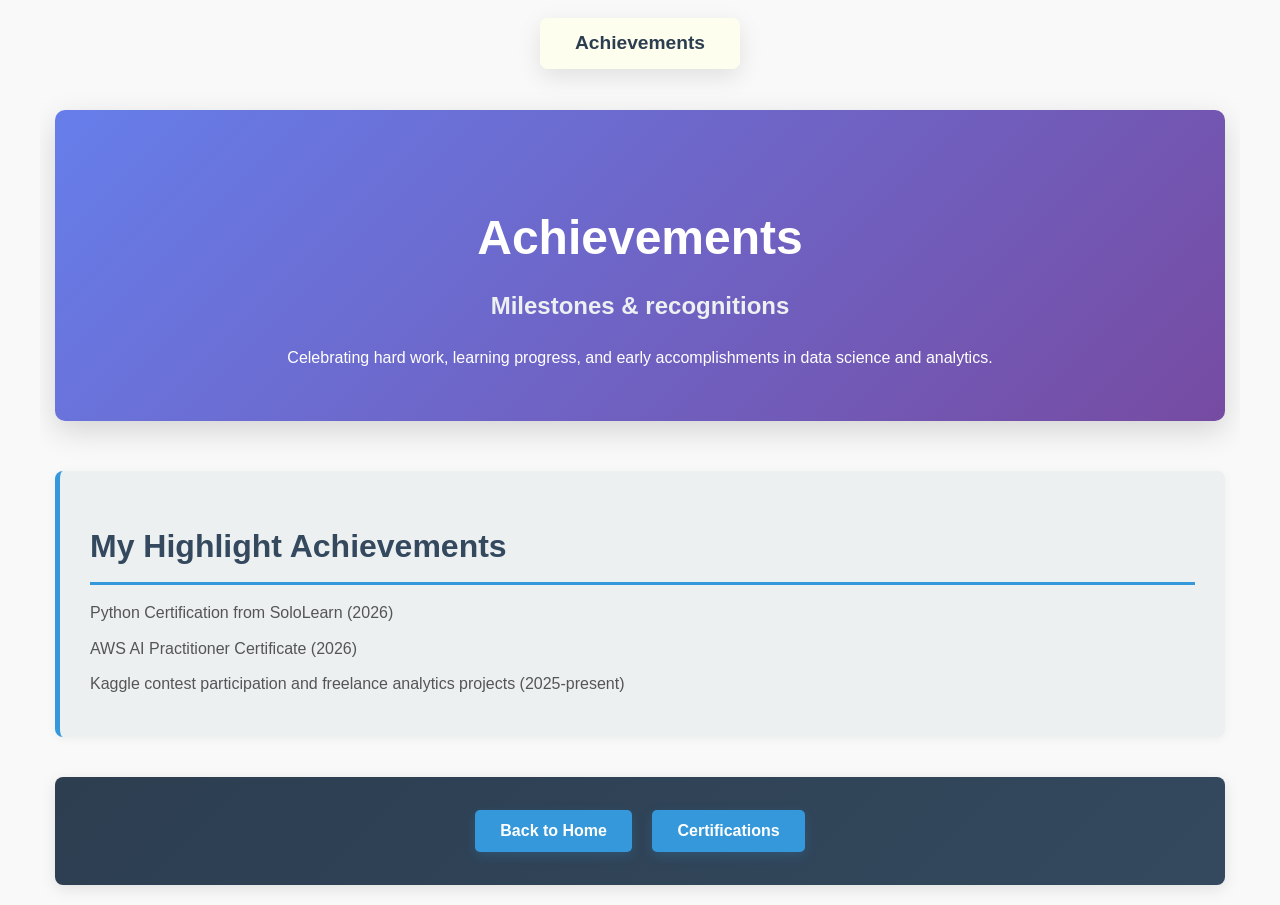
<file: achievements.html>
<!DOCTYPE html>
<html lang="en">
<head>
    <meta charset="UTF-8">
    <meta name="viewport" content="width=device-width, initial-scale=1.0">
    <title>Achievements - Mujahid Adam</title>
    <link rel="stylesheet" href="homepage.css">
</head>
<body>
    <div id="fit">
        <div class="header">
            <h1>Achievements</h1>
        </div>

        <section class="intro">
            <h1>Achievements</h1>
            <h3>Milestones & recognitions</h3>
            <blockquote>
                Celebrating hard work, learning progress, and early accomplishments in data science and analytics.
            </blockquote>
        </section>

        <div class="myself">
            <h2>My Highlight Achievements</h2>
            <p>Python Certification from SoloLearn (2026)</p>
            <p>AWS AI Practitioner Certificate (2026)</p>
            <p>Kaggle contest participation and freelance analytics projects (2025-present)</p>
        </div>

        <div class="dark">
            <button onclick="document.location='index.html'">Back to Home</button>
            <button onclick="document.location='certify.html'">Certifications</button>
        </div>
    </div>
</body>
</html>
</file>
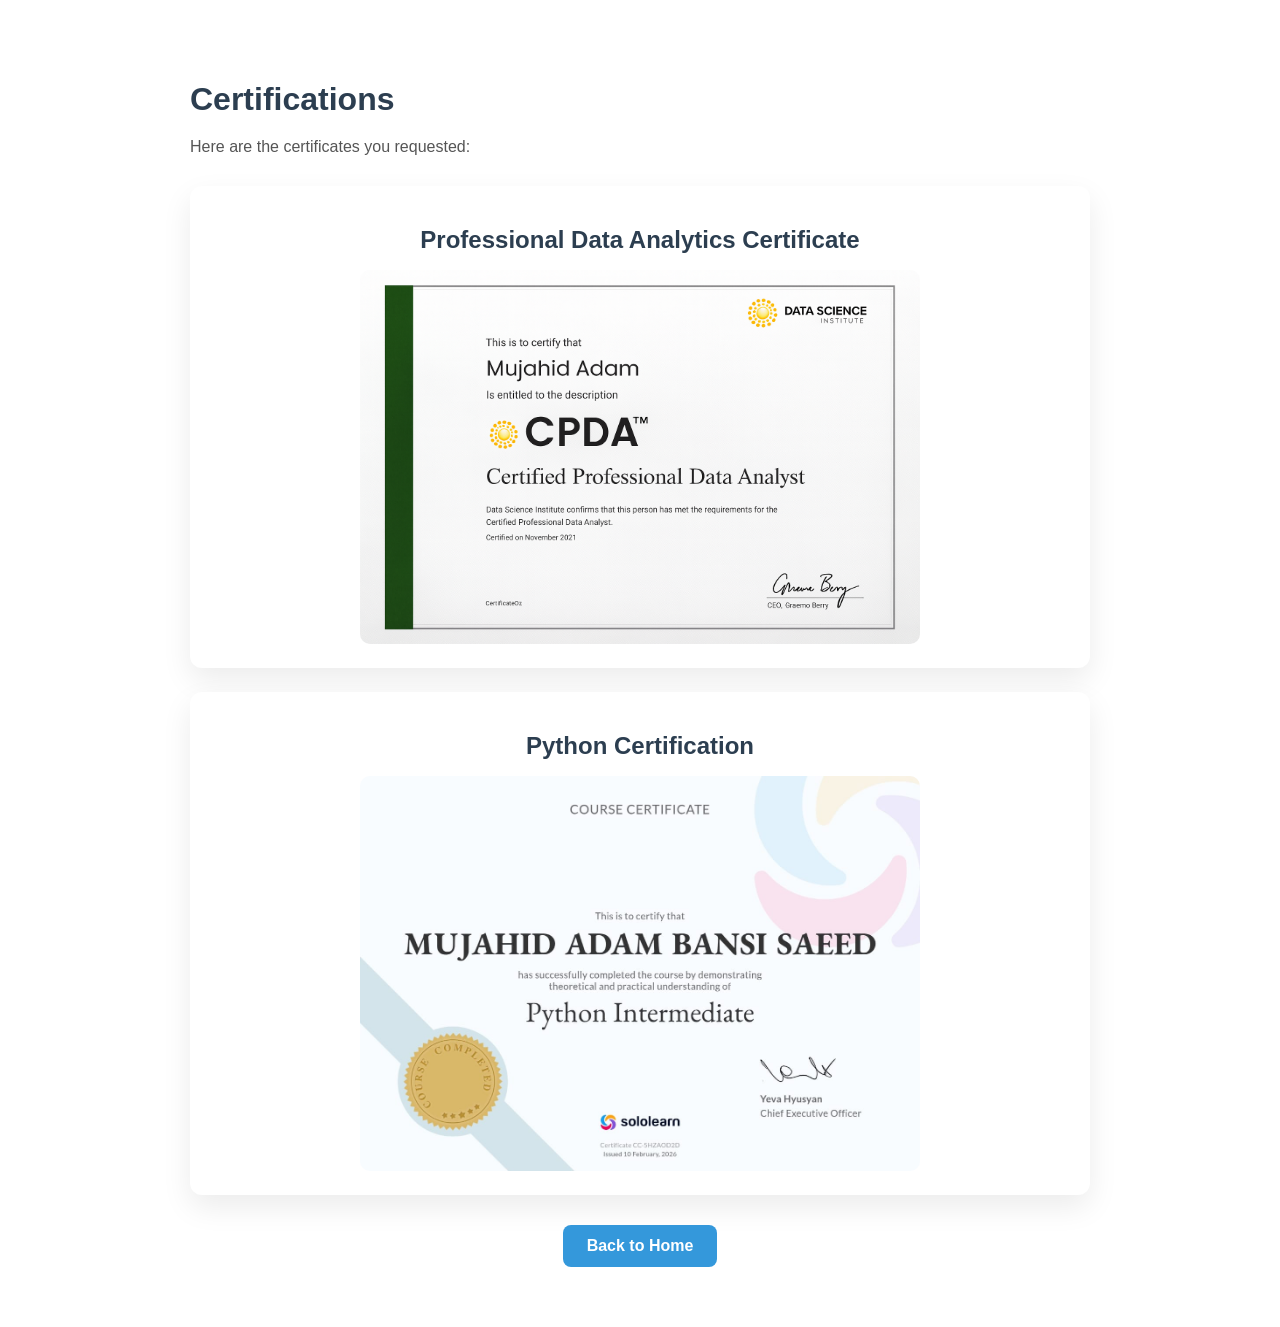
<file: certify.html>
<!DOCTYPE html>
<html lang="en">
<head>
    <meta charset="UTF-8">
    <meta name="viewport" content="width=device-width, initial-scale=1.0">
    <title>Document</title>
</head>
<body>
    <div style="max-width:900px;margin:40px auto;padding:20px;font-family:Segoe UI, Tahoma, Geneva, Verdana, sans-serif;">
        <h1 style="color:#2c3e50;margin-bottom:20px;">Certifications</h1>
        <p style="font-size:1rem;color:#555;margin-bottom:30px;">Here are the certificates you requested:</p>

        <div style="display:grid;gap:24px;">
            <div style="background:#fff;border-radius:12px;box-shadow:0 12px 30px rgba(0,0,0,0.08);padding:20px;text-align:center;">
                <h2 style="color:#2c3e50;margin-bottom:16px;">Professional Data Analytics Certificate</h2>
                <img src="data science.png" alt="Data Science Certificate" style="width:100%;max-width:560px;border-radius:10px;object-fit:contain;" />
            </div>

            <div style="background:#fff;border-radius:12px;box-shadow:0 12px 30px rgba(0,0,0,0.08);padding:20px;text-align:center;">
                <h2 style="color:#2c3e50;margin-bottom:16px;">Python Certification</h2>
                <img src="sololearn.jpeg" alt="SoloLearn Python Certification" style="width:100%;max-width:560px;border-radius:10px;object-fit:contain;" />
            </div>
        </div>

        <div style="margin-top:30px;text-align:center;">
            <a href="index.html" style="display:inline-block;padding:12px 24px;background:#3498db;color:#fff;border-radius:8px;text-decoration:none;font-weight:600;">Back to Home</a>
        </div>
    </div>
</body>
</html>
</file>
<file: homepage.css>
/* General Styles */
* {
    margin: 0;
    padding: 0;
    box-sizing: border-box;
}

body {
    font-family: 'Segoe UI', Tahoma, Geneva, Verdana, sans-serif;
    line-height: 1.6;
    color: #333;
    background-color: #f9f9f9;
}

/* Header and Navigation */
h1 {
    color: #2c3e50;
    margin: 20px 0 10px 0;
    font-size: 2.5rem;
}

h2 {
    color: #34495e;
    margin: 20px 0 15px 0;
    font-size: 2rem;
    border-bottom: 3px solid #3498db;
    padding-bottom: 10px;
}

h3 {
    color: #7f8c8d;
    font-size: 1.3rem;
    margin: 10px 0;
}

p {
    color: #555;
    font-size: 1rem;
    margin: 10px 0;
}

a {
    color: #3498db;
    text-decoration: none;
    font-weight: 500;
    transition: color 0.3s ease;
}

a:hover {
    color: #2980b9;
    text-decoration: underline;
}

/* Fit Container - to allow it to fit within the viewport */
#fit {
    width: 100%;
    max-width: 1200px;
    margin: 0 auto;
    padding: 80px 15px 0 15px;
    min-height: 100vh;
    display: flex;
    flex-direction: column;
    overflow-x: hidden;
    position: relative;
}

/* Header (centered at top) */
.header {
    position: fixed;
    top: 18px;
    left: 50%;
    transform: translateX(-50%);
    z-index: 999;
    background-color: rgba(285, 265, 235, 0.76);
    color: #2c3e50;
    padding: 10px 16px;
    border-radius: 8px;
    box-shadow: 0 8px 24px rgba(0, 0, 0, 0.1);
    display: flex;
    align-items: center;
    gap: 10px;
    min-width: 200px;
    justify-content: center;
}

.header h1 {
    font-size: 1.2rem;
    margin: 0;
    padding: 0;
    font-weight: 600;
}

/* Top-left button */
.top-left-btn {
    position: fixed;
    top: 14px;
    left: 14px;
    z-index: 1001;
    background: rgba(52, 152, 219, 0.1);
    color: #2c3e50;
    border: 1.5px solid #3498db;
    padding: 8px 14px;
    border-radius: 8px;
    cursor: pointer;
    font-weight: 600;
    font-size: 0.95rem;
    transition: all 0.3s ease;
}

.top-left-btn:hover {
    background: rgba(52, 152, 219, 0.2);
    transform: translateY(-2px);
    box-shadow: 0 6px 12px rgba(52, 152, 219, 0.15);
}

/* Container and Layout */
body > * {
    max-width: 1000px;
    margin: 0 auto;
    padding: 20px;
}

/* Dark Theme Section */
.dark {
    background: linear-gradient(135deg, #2c3e50 0%, #34495e 100%);
    color: white;
    padding: 25px;
    border-radius: 8px;
    margin: 20px 0;
    text-align: center;
    box-shadow: 0 4px 15px rgba(0, 0, 0, 0.1);
}

.dark button {
    background-color: #3498db;
    color: white;
    border: none;
    padding: 12px 25px;
    margin: 8px;
    border-radius: 5px;
    cursor: pointer;
    font-size: 1rem;
    font-weight: 600;
    transition: all 0.3s ease;
    box-shadow: 0 4px 12px rgba(52, 152, 219, 0.2);
}

.dark button:hover {
    background-color: #2980b9;
    transform: translateY(-3px);
    box-shadow: 0 6px 18px rgba(52, 152, 219, 0.3);
}

.dark button:active {
    transform: translateY(-1px);
}

/* Introduction Section */
.intro {
    background: linear-gradient(135deg, #667eea 0%, #764ba2 100%);
    color: white;
    padding: 50px 30px;
    border-radius: 10px;
    text-align: center;
    margin: 30px 0;
    box-shadow: 0 10px 30px rgba(0, 0, 0, 0.15);
}

.intro h1 {
    color: white;
    font-size: 3rem;
    margin-bottom: 10px;
    font-weight: 700;
}

.intro h3 {
    color: #ecf0f1;
    font-size: 1.5rem;
    margin-bottom: 20px;
}

qoute {
    display: block;
    font-style: italic;
    font-size: 1.1rem;
    margin-top: 20px;
    color: #ecf0f1;
    border-left: 4px solid #fff;
    padding-left: 15px;
}

/* Video styles */
.video-wrap {
    margin-top: 25px;
    display: flex;
    justify-content: center;
}

.hero-video {
    width: 100%;
    max-width: 800px;
    height: auto;
    border-radius: 10px;
    box-shadow: 0 12px 36px rgba(0, 0, 0, 0.25);
    background: #000;
}

/* About Me Section */
.myself {
    background-color: #ecf0f1;
    padding: 30px;
    border-radius: 8px;
    margin: 20px 0;
    border-left: 5px solid #3498db;
    box-shadow: 0 2px 10px rgba(0, 0, 0, 0.05);
}

.myself h2 {
    border-bottom-color: #3498db;
}

/* Skills Section */
.skill {
    background-color: white;
    padding: 30px;
    border-radius: 8px;
    margin: 20px 0;
    box-shadow: 0 4px 15px rgba(0, 0, 0, 0.08);
    border-top: 3px solid #e74c3c;
}

.skill h2 {
    border-bottom-color: #e74c3c;
}

.skill ul {
    list-style: none;
    margin-left: 0;
}

.skill li {
    padding: 12px 0;
    border-bottom: 1px solid #ecf0f1;
    color: #555;
}

.skill li:last-child {
    border-bottom: none;
}

.skill b {
    color: #2c3e50;
    font-weight: 600;
}

/* Light Theme Section */
.light {
    background: linear-gradient(135deg, #f5f7fa 0%, #c3cfe2 100%);
    padding: 30px;
    border-radius: 8px;
    margin: 20px 0;
    border-right: 5px solid #27ae60;
    box-shadow: 0 4px 15px rgba(0, 0, 0, 0.05);
}

.light h1 {
    color: #2c3e50;
    font-size: 1.8rem;
}

.light p {
    color: #34495e;
    padding: 8px 0;
    font-weight: 500;
}

/* Certifications Section */
.certified {
    background: linear-gradient(135deg, #fff3cd 0%, #ffe8a1 100%);
    border-left: 5px solid #f39c12;
    padding: 30px;
    border-radius: 8px;
    margin: 20px 0;
    box-shadow: 0 4px 15px rgba(0, 0, 0, 0.08);
}

.certified h1 {
    color: #d68910;
    font-size: 2rem;
}

.certified p {
    color: #6c5ce7;
    padding: 8px 0;
    font-weight: 500;
}

/* Education Section */
.education {
    background: linear-gradient(135deg, #d5f4e6 0%, #a8e6d9 100%);
    border-left: 5px solid #27ae60;
    padding: 30px;
    border-radius: 8px;
    margin: 20px 0;
    box-shadow: 0 4px 15px rgba(0, 0, 0, 0.08);
}

.education h2 {
    color: #27ae60;
    border-bottom-color: #27ae60;
}

.education p {
    color: #16a085;
    padding: 8px 0;
    font-weight: 500;
}

/* Contact Section */
.contactme {
    background: linear-gradient(135deg, #667eea 0%, #764ba2 100%);
    color: white;
    padding: 30px;
    border-radius: 8px;
    margin-top: 20px;
    text-align: center;
    box-shadow: 0 10px 30px rgba(0, 0, 0, 0.15);
}

.contactme h2 {
    color: white;
    border-bottom-color: rgba(255, 255, 255, 0.3);
}

.contactme p {
    color: #ecf0f1;
    font-size: 1rem;
}

.contactme span {
    background-color: rgba(255, 255, 255, 0.2);
    padding: 6px 12px;
    border-radius: 5px;
    font-weight: bold;
    margin-left: 10px;
    display: inline-block;
}

contact {
    display: block;
    margin-top: 20px;
}

.contactme a {
    color: #f39c12;
    font-weight: bold;
    background-color: rgba(0, 0, 0, 0.2);
    padding: 8px 15px;
    border-radius: 5px;
    display: inline-block;
    transition: all 0.3s ease;
}

.contactme a:hover {
    background-color: rgba(0, 0, 0, 0.4);
    transform: translateY(-2px);
}

/* Projects Section */
h1 {
    margin-top: 40px;
}

/* Responsive Design */
@media (max-width: 768px) {
    h1 {
        font-size: 2rem;
    }

    h2 {
        font-size: 1.5rem;
    }

    .intro {
        padding: 30px 15px;
    }

    .intro h1 {
        font-size: 2.2rem;
    }

    .intro h3 {
        font-size: 1.2rem;
    }

    .dark button {
        display: block;
        width: 90%;
        margin: 8px auto;
    }

    .hero-video {
        max-width: 95%;
    }

    body > * {
        padding: 15px;
    }

    .header {
        min-width: 180px;
        padding: 8px 12px;
    }

    .header h1 {
        font-size: 1rem;
    }
}

@media (max-width: 480px) {
    h1 {
        font-size: 1.5rem;
    }

    h2 {
        font-size: 1.2rem;
    }

    .intro h1 {
        font-size: 1.8rem;
    }

    .intro h3 {
        font-size: 1.1rem;
    }

    .intro {
        padding: 20px 12px;
    }

    #fit {
        padding: 70px 10px 0 10px;
    }

    body > * {
        padding: 10px;
    }

    .dark {
        padding: 15px;
        margin: 15px 0;
    }

    .dark button {
        padding: 10px 20px;
        font-size: 0.9rem;
    }

    .header {
        min-width: 160px;
        padding: 6px 10px;
        top: 10px;
    }

    .header h1 {
        font-size: 0.9rem;
    }

    .top-left-btn {
        top: 10px;
        left: 10px;
        padding: 6px 10px;
        font-size: 0.85rem;
    }

    .skill,
    .light,
    .certified,
    .education,
    .contactme {
        padding: 20px;
        margin: 15px 0;
    }
}
</file>
